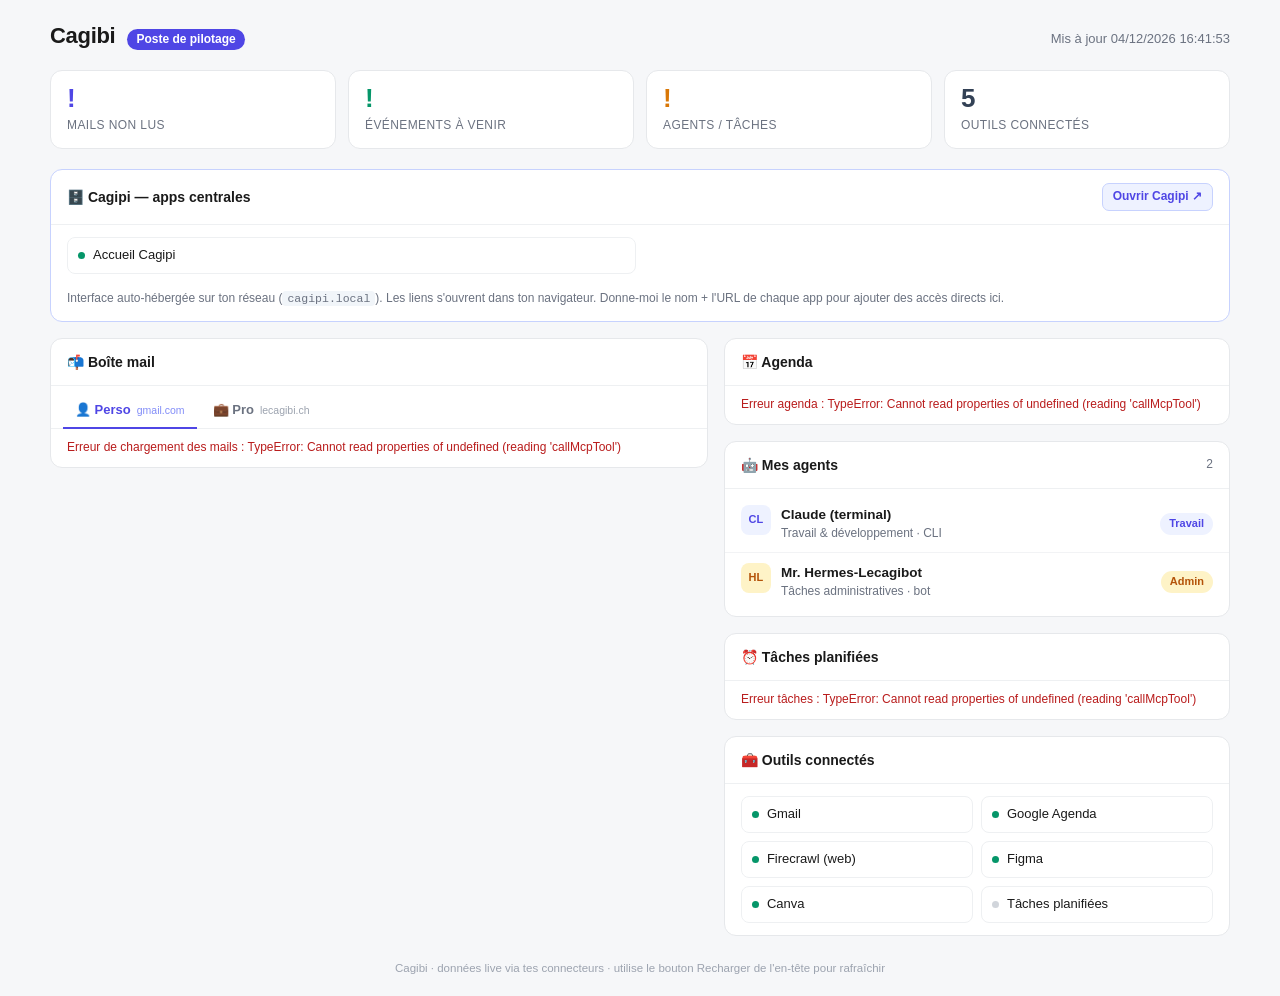
<file: cagibi-dashboard.html>
<!DOCTYPE html>
<html lang="fr">
<head>
<meta charset="utf-8">
<meta name="viewport" content="width=device-width, initial-scale=1">
<title>Cagibi — Poste de pilotage</title>
<style>
:root { color-scheme: light; }
* { box-sizing: border-box; margin: 0; padding: 0; }
body {
  font-family: -apple-system, BlinkMacSystemFont, "Segoe UI", Roboto, Helvetica, Arial, sans-serif;
  background: #f6f7f9;
  color: #1a1a1a;
  line-height: 1.45;
  padding: 20px;
}
.wrap { max-width: 1180px; margin: 0 auto; }
header.top {
  display: flex; align-items: baseline; gap: 12px; flex-wrap: wrap;
  margin-bottom: 18px;
}
header.top h1 { font-size: 22px; font-weight: 700; letter-spacing: -0.3px; }
header.top .tag {
  font-size: 12px; color: #fff; background: #4f46e5; padding: 2px 9px;
  border-radius: 999px; font-weight: 600;
}
header.top .sub { font-size: 13px; color: #6b7280; margin-left: auto; }

.kpis { display: grid; grid-template-columns: repeat(4, 1fr); gap: 12px; margin-bottom: 20px; }
.kpi {
  background: #fff; border: 1px solid #e6e8eb; border-radius: 12px; padding: 14px 16px;
}
.kpi .n { font-size: 26px; font-weight: 700; line-height: 1; }
.kpi .l { font-size: 12px; color: #6b7280; margin-top: 6px; text-transform: uppercase; letter-spacing: .4px; }
.kpi.indigo .n { color: #4f46e5; }
.kpi.green .n { color: #059669; }
.kpi.amber .n { color: #d97706; }
.kpi.slate .n { color: #334155; }

.grid { display: grid; grid-template-columns: 1.3fr 1fr; gap: 16px; }
@media (max-width: 880px) { .grid { grid-template-columns: 1fr; } .kpis { grid-template-columns: repeat(2,1fr);} }

.card {
  background: #fff; border: 1px solid #e6e8eb; border-radius: 12px; padding: 0; overflow: hidden;
  margin-bottom: 16px;
}
.card h2 {
  font-size: 14px; font-weight: 700; padding: 13px 16px; border-bottom: 1px solid #eef0f2;
  display: flex; align-items: center; gap: 8px;
}
.card h2 .count { font-size: 12px; color: #6b7280; font-weight: 500; margin-left: auto; }
.card .body { padding: 6px 0; max-height: 380px; overflow-y: auto; }

.item { padding: 10px 16px; border-bottom: 1px solid #f2f3f5; display: flex; gap: 10px; align-items: flex-start; }
.item:last-child { border-bottom: none; }
.dot { width: 8px; height: 8px; border-radius: 50%; margin-top: 6px; flex-shrink: 0; background: #d1d5db; }
.dot.unread { background: #4f46e5; }
.dot.important { background: #dc2626; }
.item .main { min-width: 0; flex: 1; }
.item .t { font-size: 13.5px; font-weight: 600; white-space: nowrap; overflow: hidden; text-overflow: ellipsis; }
.item .m { font-size: 12px; color: #6b7280; white-space: nowrap; overflow: hidden; text-overflow: ellipsis; }
.item .when { font-size: 11.5px; color: #9ca3af; flex-shrink: 0; text-align: right; }
.item a { color: inherit; text-decoration: none; }
.item a:hover .t { color: #4f46e5; }

.ev-date {
  flex-shrink: 0; width: 44px; text-align: center; background: #eef2ff; border-radius: 8px;
  padding: 4px 0;
}
.ev-date .d { font-size: 17px; font-weight: 700; color: #4f46e5; line-height: 1; }
.ev-date .mo { font-size: 10px; text-transform: uppercase; color: #6366f1; }

.tools { display: grid; grid-template-columns: repeat(2,1fr); gap: 8px; padding: 12px 16px; }
.tool { display: flex; align-items: center; gap: 8px; font-size: 13px; padding: 8px 10px; border: 1px solid #eef0f2; border-radius: 8px; }
.tool .badge { width: 7px; height: 7px; border-radius: 50%; background: #059669; }
.tool .badge.off { background: #d1d5db; }

.empty { padding: 22px 16px; text-align: center; color: #9ca3af; font-size: 13px; }
.loading { padding: 22px 16px; text-align: center; color: #9ca3af; font-size: 13px; }
.btn {
  font: inherit; font-size: 12px; font-weight: 600; border: 1px solid #c7d2fe; background: #eef2ff;
  color: #4f46e5; border-radius: 7px; padding: 5px 10px; cursor: pointer;
}
.btn:hover { background: #e0e7ff; }
.err { color: #b91c1c; font-size: 12px; padding: 4px 16px; }
.foot { text-align: center; font-size: 11.5px; color: #9ca3af; margin-top: 8px; }

.card.cagipi { border-color: #c7d2fe; }
.card.cagipi h2 .launch {
  margin-left: auto; font-size: 12px; font-weight: 600; color: #4f46e5;
  background: #eef2ff; border: 1px solid #c7d2fe; border-radius: 7px; padding: 4px 10px;
  text-decoration: none;
}
.card.cagipi h2 .launch:hover { background: #e0e7ff; }
.launch-tile { text-decoration: none; color: inherit; transition: background .12s; }
.launch-tile:hover { background: #eef2ff; border-color: #c7d2fe; }
.cagipi-note { font-size: 12px; color: #6b7280; padding: 4px 16px 14px; }
.cagipi-note code { background: #f1f5f9; padding: 1px 5px; border-radius: 4px; font-size: 11.5px; }

.agent-ic { width: 30px; height: 30px; border-radius: 8px; display: flex; align-items: center;
  justify-content: center; font-size: 11px; font-weight: 700; flex-shrink: 0; }
.role-tag { font-size: 11px; font-weight: 600; padding: 3px 9px; border-radius: 999px; flex-shrink: 0; align-self: center; }
.role-tag.work { background: #eef2ff; color: #4f46e5; }
.role-tag.admin { background: #fef3c7; color: #b45309; }

.tabs { display: flex; gap: 4px; padding: 8px 12px 0; border-bottom: 1px solid #eef0f2; }
.tab {
  font: inherit; font-size: 13px; font-weight: 600; color: #6b7280; background: none;
  border: none; border-bottom: 2px solid transparent; padding: 7px 12px; cursor: pointer;
  display: flex; align-items: center; gap: 6px; margin-bottom: -1px;
}
.tab:hover { color: #374151; }
.tab.active { color: #4f46e5; border-bottom-color: #4f46e5; }
.tab .tab-sub { font-size: 10.5px; font-weight: 500; color: #9ca3af; }
.tab.active .tab-sub { color: #818cf8; }
</style>
</head>
<body>
<div class="wrap">
  <header class="top">
    <h1>Cagibi</h1>
    <span class="tag">Poste de pilotage</span>
    <span class="sub" id="updated">Chargement…</span>
  </header>

  <div class="kpis">
    <div class="kpi indigo"><div class="n" id="kpi-mail">—</div><div class="l">Mails non lus</div></div>
    <div class="kpi green"><div class="n" id="kpi-ev">—</div><div class="l">Événements à venir</div></div>
    <div class="kpi amber"><div class="n" id="kpi-agent">—</div><div class="l">Agents / tâches</div></div>
    <div class="kpi slate"><div class="n" id="kpi-tools">5</div><div class="l">Outils connectés</div></div>
  </div>

  <div class="card cagipi">
    <h2>🗄️ Cagipi — apps centrales
      <a class="launch" href="http://cagipi.local/" target="_blank" rel="noopener">Ouvrir Cagipi ↗</a>
    </h2>
    <div class="tools" id="cagipi-apps">
      <a class="tool launch-tile" href="http://cagipi.local/" target="_blank" rel="noopener">
        <span class="badge"></span> Accueil Cagipi
      </a>
    </div>
    <div class="cagipi-note">
      Interface auto-hébergée sur ton réseau (<code>cagipi.local</code>). Les liens s'ouvrent dans ton navigateur.
      Donne-moi le nom + l'URL de chaque app pour ajouter des accès directs ici.
    </div>
  </div>

  <div class="grid">
    <div>
      <div class="card">
        <h2>📬 Boîte mail <span class="count" id="mail-count"></span></h2>
        <div class="tabs">
          <button class="tab active" data-tab="perso" onclick="switchTab('perso')">
            👤 Perso <span class="tab-sub">gmail.com</span>
          </button>
          <button class="tab" data-tab="pro" onclick="switchTab('pro')">
            💼 Pro <span class="tab-sub">lecagibi.ch</span>
          </button>
        </div>
        <div class="body" id="mail-perso"><div class="loading">Chargement des mails…</div></div>
        <div class="body" id="mail-pro" style="display:none;">
          <div class="empty">
            <strong>info@lecagibi.ch</strong> n'est pas encore connectée.<br>
            Connecte ton compte Outlook / Microsoft 365 pour afficher cette boîte en direct ici.
          </div>
        </div>
      </div>
    </div>

    <div>
      <div class="card">
        <h2>📅 Agenda <span class="count" id="ev-count"></span></h2>
        <div class="body" id="events"><div class="loading">Chargement de l'agenda…</div></div>
      </div>

      <div class="card">
        <h2>🤖 Mes agents <span class="count">2</span></h2>
        <div class="body">
          <div class="item">
            <span class="agent-ic" style="background:#eef2ff;color:#4f46e5;">CL</span>
            <div class="main">
              <div class="t">Claude (terminal)</div>
              <div class="m">Travail &amp; développement · CLI</div>
            </div>
            <span class="role-tag work">Travail</span>
          </div>
          <div class="item">
            <span class="agent-ic" style="background:#fef3c7;color:#b45309;">HL</span>
            <div class="main">
              <div class="t">Mr. Hermes-Lecagibot</div>
              <div class="m">Tâches administratives · bot</div>
            </div>
            <span class="role-tag admin">Admin</span>
          </div>
        </div>
      </div>

      <div class="card">
        <h2>⏰ Tâches planifiées <span class="count" id="task-count"></span></h2>
        <div class="body" id="tasks"><div class="loading">Chargement…</div></div>
      </div>

      <div class="card">
        <h2>🧰 Outils connectés</h2>
        <div class="tools">
          <div class="tool"><span class="badge"></span> Gmail</div>
          <div class="tool"><span class="badge"></span> Google Agenda</div>
          <div class="tool"><span class="badge"></span> Firecrawl (web)</div>
          <div class="tool"><span class="badge"></span> Figma</div>
          <div class="tool"><span class="badge"></span> Canva</div>
          <div class="tool"><span class="badge off"></span> Tâches planifiées</div>
        </div>
      </div>
    </div>
  </div>

  <div class="foot">Cagibi · données live via tes connecteurs · utilise le bouton Recharger de l'en-tête pour rafraîchir</div>
</div>

<script>
// Robustly extract a JS object from whatever callMcpTool returns
function parseResult(res) {
  if (res == null) return null;
  if (typeof res === "object" && !Array.isArray(res)) {
    if (res.content && Array.isArray(res.content)) {
      const txt = res.content.map(c => (c && c.text) ? c.text : "").join("");
      try { return JSON.parse(txt); } catch (e) { return { _raw: txt }; }
    }
    return res;
  }
  if (typeof res === "string") {
    try { return JSON.parse(res); } catch (e) { return { _raw: res }; }
  }
  return res;
}

function cleanSender(s) {
  if (!s) return "";
  const m = s.match(/^"?([^"<]+?)"?\s*<.*>$/);
  return (m ? m[1] : s).trim();
}
function timeAgo(iso) {
  const d = new Date(iso); if (isNaN(d)) return "";
  const diff = (Date.now() - d.getTime()) / 1000;
  if (diff < 3600) return Math.round(diff/60) + " min";
  if (diff < 86400) return Math.round(diff/3600) + " h";
  return Math.round(diff/86400) + " j";
}
function evDate(iso) {
  const d = new Date(iso); if (isNaN(d)) return {d:"",mo:"",time:""};
  const mois = ["jan","fév","mar","avr","mai","juin","juil","aoû","sep","oct","nov","déc"];
  const time = d.toLocaleTimeString("fr-FR",{hour:"2-digit",minute:"2-digit"});
  const day = d.toLocaleDateString("fr-FR",{weekday:"short"});
  return { d: d.getDate(), mo: mois[d.getMonth()], time: day + " " + time };
}
function esc(s){ return (s||"").replace(/[&<>"]/g, c => ({'&':'&amp;','<':'&lt;','>':'&gt;','"':'&quot;'}[c])); }

function switchTab(name) {
  document.querySelectorAll(".tab").forEach(t =>
    t.classList.toggle("active", t.dataset.tab === name));
  document.getElementById("mail-perso").style.display = name === "perso" ? "" : "none";
  document.getElementById("mail-pro").style.display = name === "pro" ? "" : "none";
}

async function loadMail() {
  const el = document.getElementById("mail-perso");
  try {
    const r = parseResult(await window.cowork.callMcpTool(
      "mcp__73154434-91c3-43de-8f9f-3a5c0c6eac86__search_threads",
      { query: "in:inbox", pageSize: 12 }
    ));
    const threads = (r && r.threads) || [];
    if (!threads.length) { el.innerHTML = '<div class="empty">Boîte de réception vide.</div>'; return; }
    let unread = 0;
    const rows = threads.map(t => {
      const msg = (t.messages && t.messages[0]) || {};
      const labels = msg.labelIds || [];
      const isUnread = labels.includes("UNREAD");
      const isImp = labels.includes("IMPORTANT");
      if (isUnread) unread++;
      const cls = isImp ? "important" : (isUnread ? "unread" : "");
      const link = "https://mail.google.com/mail/u/0/#inbox/" + esc(t.id);
      return `<div class="item">
        <span class="dot ${cls}"></span>
        <div class="main"><a href="${link}" target="_blank" rel="noopener">
          <div class="t">${esc(msg.subject) || "(sans objet)"}</div>
          <div class="m">${esc(cleanSender(msg.sender))}</div>
        </a></div>
        <div class="when">${timeAgo(msg.date)}</div>
      </div>`;
    }).join("");
    el.innerHTML = rows;
    document.getElementById("mail-count").textContent = threads.length + " conversations";
    document.getElementById("kpi-mail").textContent = unread;
  } catch (e) {
    el.innerHTML = '<div class="err">Erreur de chargement des mails : ' + esc(String(e)) + '</div>';
    document.getElementById("kpi-mail").textContent = "!";
  }
}

async function loadEvents() {
  const el = document.getElementById("events");
  try {
    const now = new Date().toISOString();
    const r = parseResult(await window.cowork.callMcpTool(
      "mcp__b317243c-7d36-4b8e-a130-99d259ed529e__list_events",
      { startTime: now, pageSize: 12, orderBy: "startTime", timeZone: "Europe/Zurich" }
    ));
    const events = (r && r.events) || [];
    if (!events.length) { el.innerHTML = '<div class="empty">Aucun événement à venir.</div>'; return; }
    const rows = events.map(ev => {
      const start = (ev.start && (ev.start.dateTime || ev.start.date)) || "";
      const d = evDate(start);
      const link = ev.htmlLink || "#";
      return `<div class="item">
        <div class="ev-date"><div class="d">${d.d}</div><div class="mo">${d.mo}</div></div>
        <div class="main"><a href="${esc(link)}" target="_blank" rel="noopener">
          <div class="t">${esc(ev.summary) || "(sans titre)"}</div>
          <div class="m">${esc(d.time)}</div>
        </a></div>
      </div>`;
    }).join("");
    el.innerHTML = rows;
    document.getElementById("ev-count").textContent = events.length;
    document.getElementById("kpi-ev").textContent = events.length;
  } catch (e) {
    el.innerHTML = '<div class="err">Erreur agenda : ' + esc(String(e)) + '</div>';
    document.getElementById("kpi-ev").textContent = "!";
  }
}

async function loadTasks() {
  const el = document.getElementById("tasks");
  try {
    const r = parseResult(await window.cowork.callMcpTool(
      "mcp__scheduled-tasks__list_scheduled_tasks", {}
    ));
    let tasks = [];
    if (Array.isArray(r)) tasks = r;
    else if (r && Array.isArray(r.tasks)) tasks = r.tasks;
    else if (r && r._raw && /no scheduled tasks/i.test(r._raw)) tasks = [];

    if (!tasks.length) {
      el.innerHTML = '<div class="empty">Aucune tâche automatique pour l\'instant.<br>Demande-moi d\'en créer une (ex. résumé des mails à 7h, veille quotidienne).</div>';
      document.getElementById("kpi-agent").textContent = "2";
      return;
    }
    const rows = tasks.map(t => {
      const id = t.taskId || t.id || "";
      const desc = t.description || t.subject || id;
      const sched = t.schedule || t.cronExpression || "";
      const next = t.nextRunAt ? new Date(t.nextRunAt).toLocaleString("fr-FR") : "";
      return `<div class="item">
        <span class="dot ${t.enabled === false ? "" : "unread"}"></span>
        <div class="main">
          <div class="t">${esc(desc)}</div>
          <div class="m">${esc(sched)}${next ? " · prochaine : " + esc(next) : ""}</div>
        </div>
        <button class="btn" onclick="runTask('${esc(id)}', this)">Lancer</button>
      </div>`;
    }).join("");
    el.innerHTML = rows;
    document.getElementById("task-count").textContent = tasks.length;
    document.getElementById("kpi-agent").textContent = 2 + tasks.length;
  } catch (e) {
    el.innerHTML = '<div class="err">Erreur tâches : ' + esc(String(e)) + '</div>';
    document.getElementById("kpi-agent").textContent = "!";
  }
}

async function runTask(id, btn) {
  if (!id || !window.cowork.runScheduledTask) return;
  btn.textContent = "…"; btn.disabled = true;
  try { await window.cowork.runScheduledTask(id); btn.textContent = "Lancé ✓"; }
  catch (e) { btn.textContent = "Erreur"; btn.disabled = false; }
}

function setUpdated() {
  document.getElementById("updated").textContent =
    "Mis à jour " + new Date().toLocaleString("fr-FR");
}

(async function init() {
  await Promise.all([loadMail(), loadEvents(), loadTasks()]);
  setUpdated();
})();
</script>
</body>
</html>
</file>
